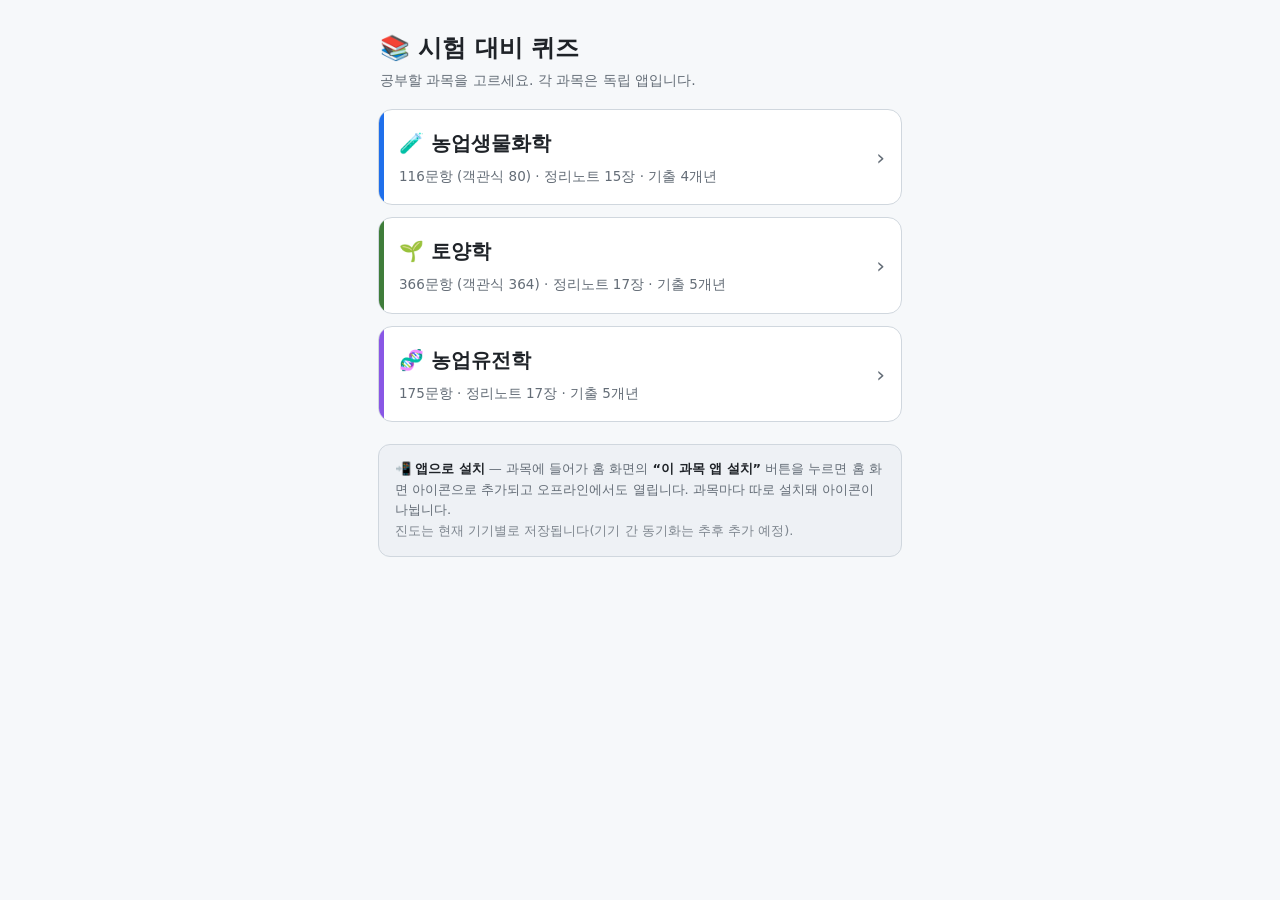
<file: index.html>
<!DOCTYPE html>
<html lang="ko">
<head>
<meta charset="utf-8">
<meta name="viewport" content="width=device-width, initial-scale=1, viewport-fit=cover">
<meta name="theme-color" content="#0d1117">
<title>시험 대비 — 과목 선택</title>
<link rel="stylesheet" href="style.css">
<style>
/* 런처 전용 (이 페이지는 app.js 없이 독립 동작) */
.launch{max-width:560px;margin:0 auto;padding:22px 18px 120px}
.launch h1{font-size:24px;font-weight:800;margin:8px 2px 4px}
.launch .lead{color:var(--muted);font-size:14px;margin:0 2px 18px}
.subjcard{display:block;text-decoration:none;color:var(--text);position:relative;
  background:var(--panel);border:1px solid var(--border);border-radius:var(--radius);
  padding:18px 18px 18px 20px;margin:12px 0;overflow:hidden;transition:transform .08s}
.subjcard:active{transform:scale(.99)}
.subjcard::before{content:"";position:absolute;left:0;top:0;bottom:0;width:5px;background:var(--c)}
.subjcard .name{font-size:20px;font-weight:800;display:flex;align-items:center;gap:9px}
.subjcard .meta{color:var(--muted);font-size:13.5px;margin-top:8px}
.subjcard .go{position:absolute;right:16px;top:50%;transform:translateY(-50%);
  color:var(--muted);font-size:22px}
.tipbox{background:var(--panel2);border:1px solid var(--border);border-radius:12px;
  padding:14px 16px;margin-top:22px;color:var(--muted);font-size:13px;line-height:1.6}
.tipbox b{color:var(--text)}
</style>
</head>
<body>
<div class="launch">
  <h1>📚 시험 대비 퀴즈</h1>
  <p class="lead">공부할 과목을 고르세요. 각 과목은 독립 앱입니다.</p>

  <a class="subjcard" href="agbio.html" style="--c:#1f6feb">
    <div class="name">🧪 농업생물화학</div>
    <div class="meta">116문항 (객관식 80) · 정리노트 15장 · 기출 4개년</div>
    <span class="go">›</span>
  </a>

  <a class="subjcard" href="soil.html" style="--c:#3f7d3a">
    <div class="name">🌱 토양학</div>
    <div class="meta">366문항 (객관식 364) · 정리노트 17장 · 기출 5개년</div>
    <span class="go">›</span>
  </a>

  <a class="subjcard" href="gen.html" style="--c:#8957e5">
    <div class="name">🧬 농업유전학</div>
    <div class="meta">175문항 · 정리노트 17장 · 기출 5개년</div>
    <span class="go">›</span>
  </a>

  <div class="tipbox">
    📲 <b>앱으로 설치</b> — 과목에 들어가 홈 화면의 <b>“이 과목 앱 설치”</b> 버튼을 누르면
    홈 화면 아이콘으로 추가되고 오프라인에서도 열립니다. 과목마다 따로 설치돼 아이콘이 나뉩니다.
    <br><span style="opacity:.8">진도는 현재 기기별로 저장됩니다(기기 간 동기화는 추후 추가 예정).</span>
  </div>
</div>
</body>
</html>
</file>
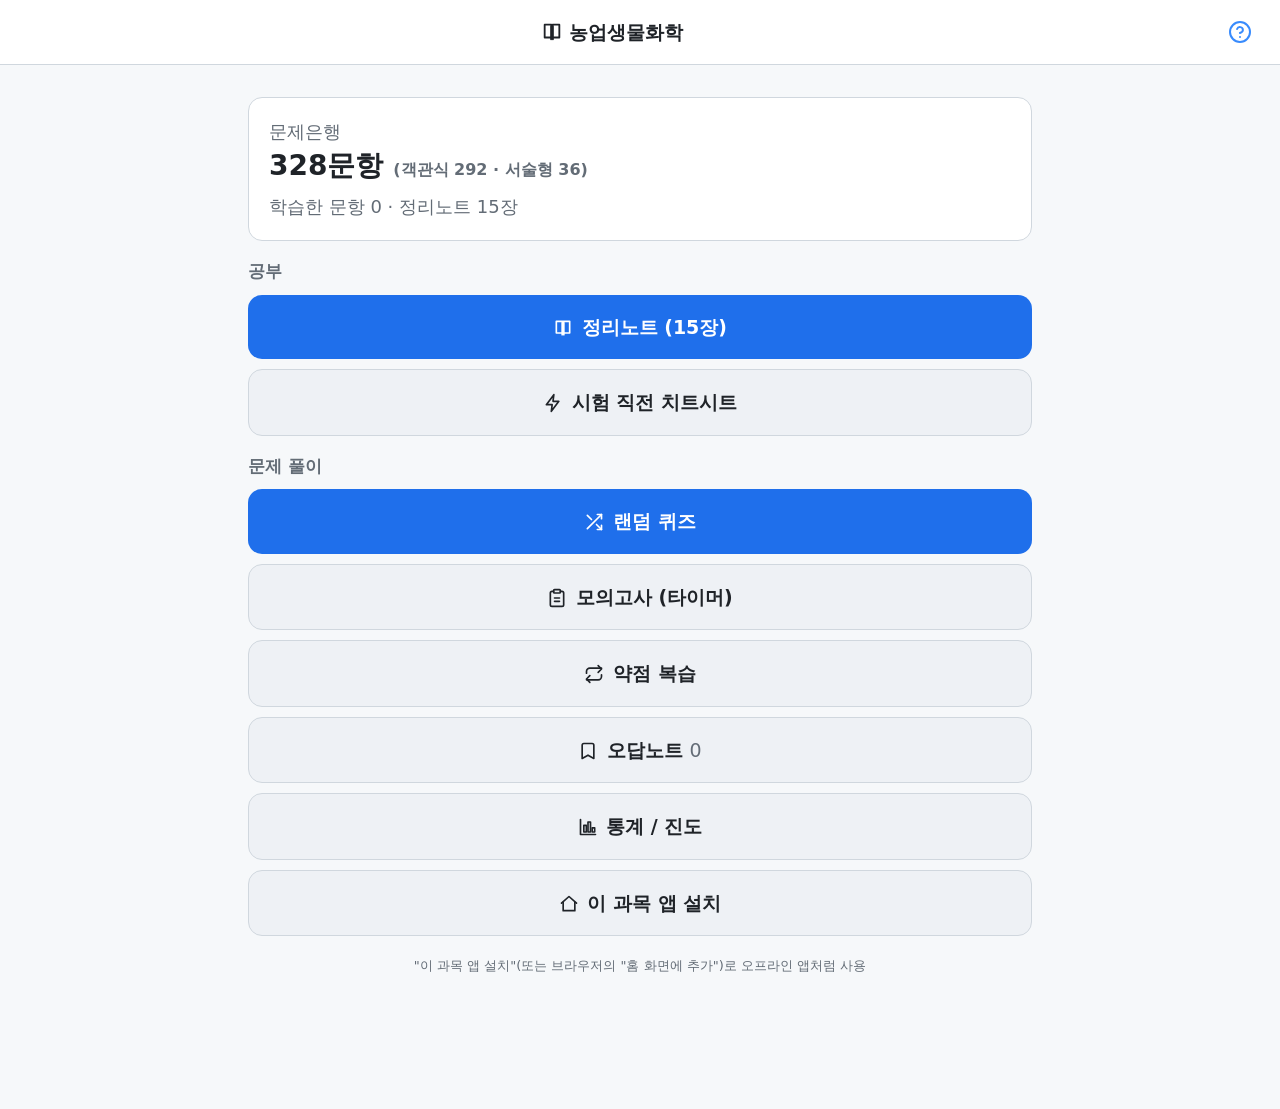
<file: agbio.html>
<!DOCTYPE html>
<html lang="ko">
<head>
<meta charset="utf-8">
<meta name="viewport" content="width=device-width, initial-scale=1, viewport-fit=cover">
<meta name="theme-color" content="#1f6feb">
<title>농업생물화학 퀴즈</title>
<link rel="manifest" href="manifest-agbio.webmanifest">
<link rel="stylesheet" href="style.css">
</head>
<body>
<header id="topbar">
  <button id="homeBtn" class="ghost" hidden>← 홈</button>
  <div id="title">🧪 농업생물화학</div>
  <div id="timer" hidden>00:00</div>
  <button id="helpBtn" class="ghost" title="필수 용어">?</button>
</header>

<main id="app"></main>

<!-- 이 페이지는 농업생물화학 전용 PWA(독립 앱). 런처(index.html)로의 링크는 두지 않는다 -->
<script src="data/농업생물화학.js"></script>
<script src="app.js"></script>
<script>
if ('serviceWorker' in navigator && location.protocol.startsWith('http')) {
  navigator.serviceWorker.register('sw.js').catch(()=>{});
}
</script>
</body>
</html>
</file>
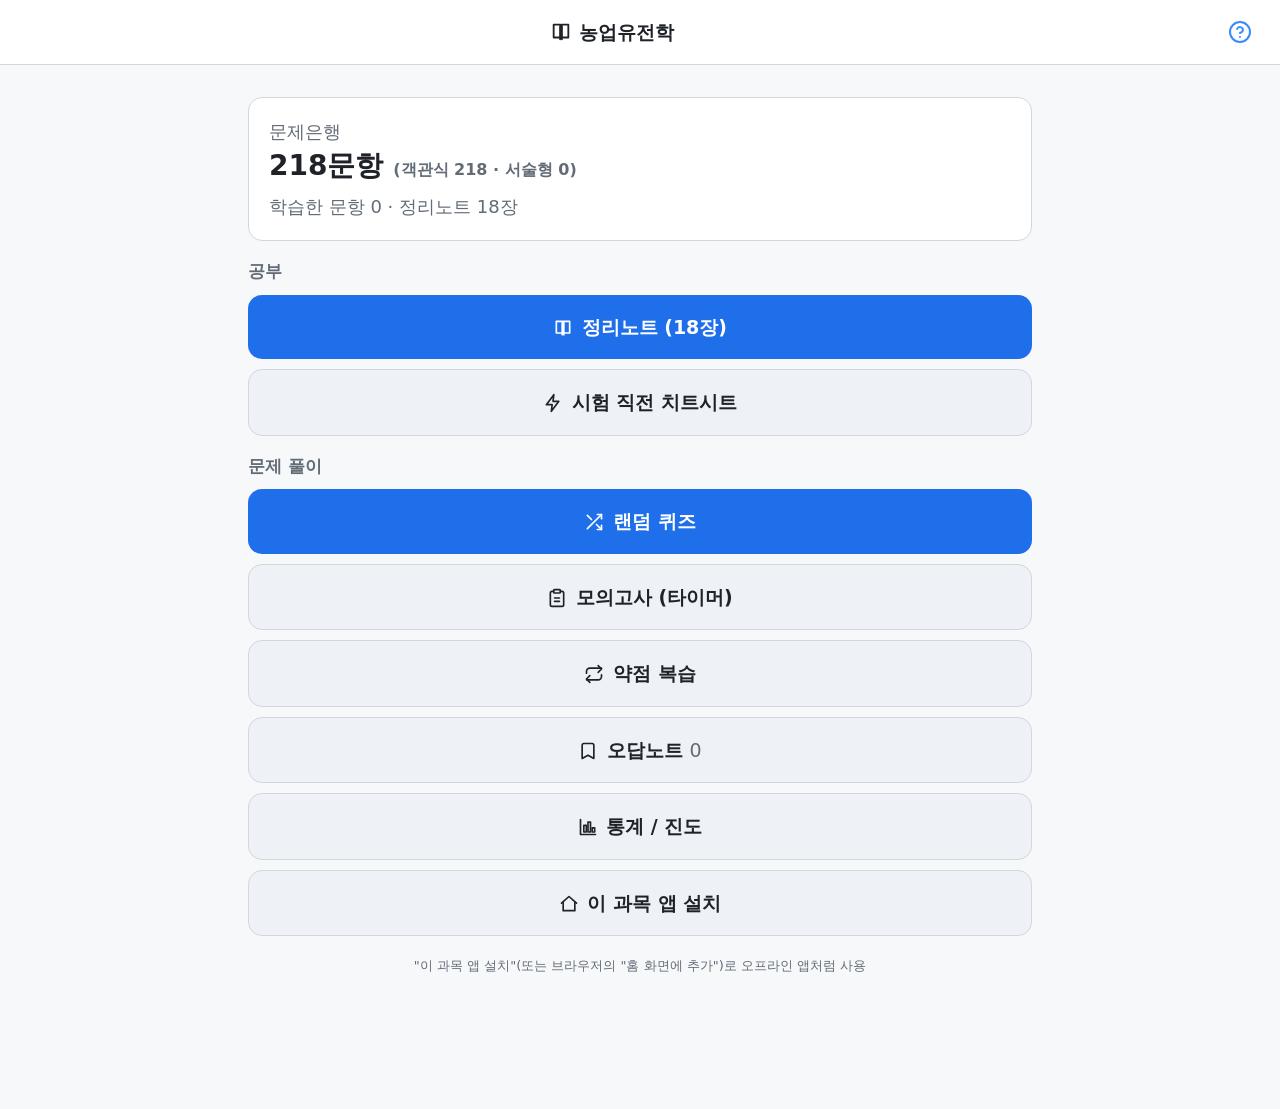
<file: gen.html>
<!DOCTYPE html>
<html lang="ko">
<head>
<meta charset="utf-8">
<meta name="viewport" content="width=device-width, initial-scale=1, viewport-fit=cover">
<meta name="theme-color" content="#8957e5">
<title>농업유전학 퀴즈</title>
<link rel="manifest" href="manifest-gen.webmanifest">
<link rel="stylesheet" href="style.css">
</head>
<body>
<header id="topbar">
  <button id="homeBtn" class="ghost" hidden>← 홈</button>
  <div id="title">🧬 농업유전학</div>
  <div id="timer" hidden>00:00</div>
  <button id="helpBtn" class="ghost" title="필수 용어">?</button>
</header>

<main id="app"></main>

<!-- 이 페이지는 농업유전학 전용 PWA(독립 앱). 런처(index.html)로의 링크는 두지 않는다 -->
<script src="data/농업유전학.js"></script>
<script src="app.js"></script>
<script>
if ('serviceWorker' in navigator && location.protocol.startsWith('http')) {
  navigator.serviceWorker.register('sw.js').catch(()=>{});
}
</script>
</body>
</html>
</file>
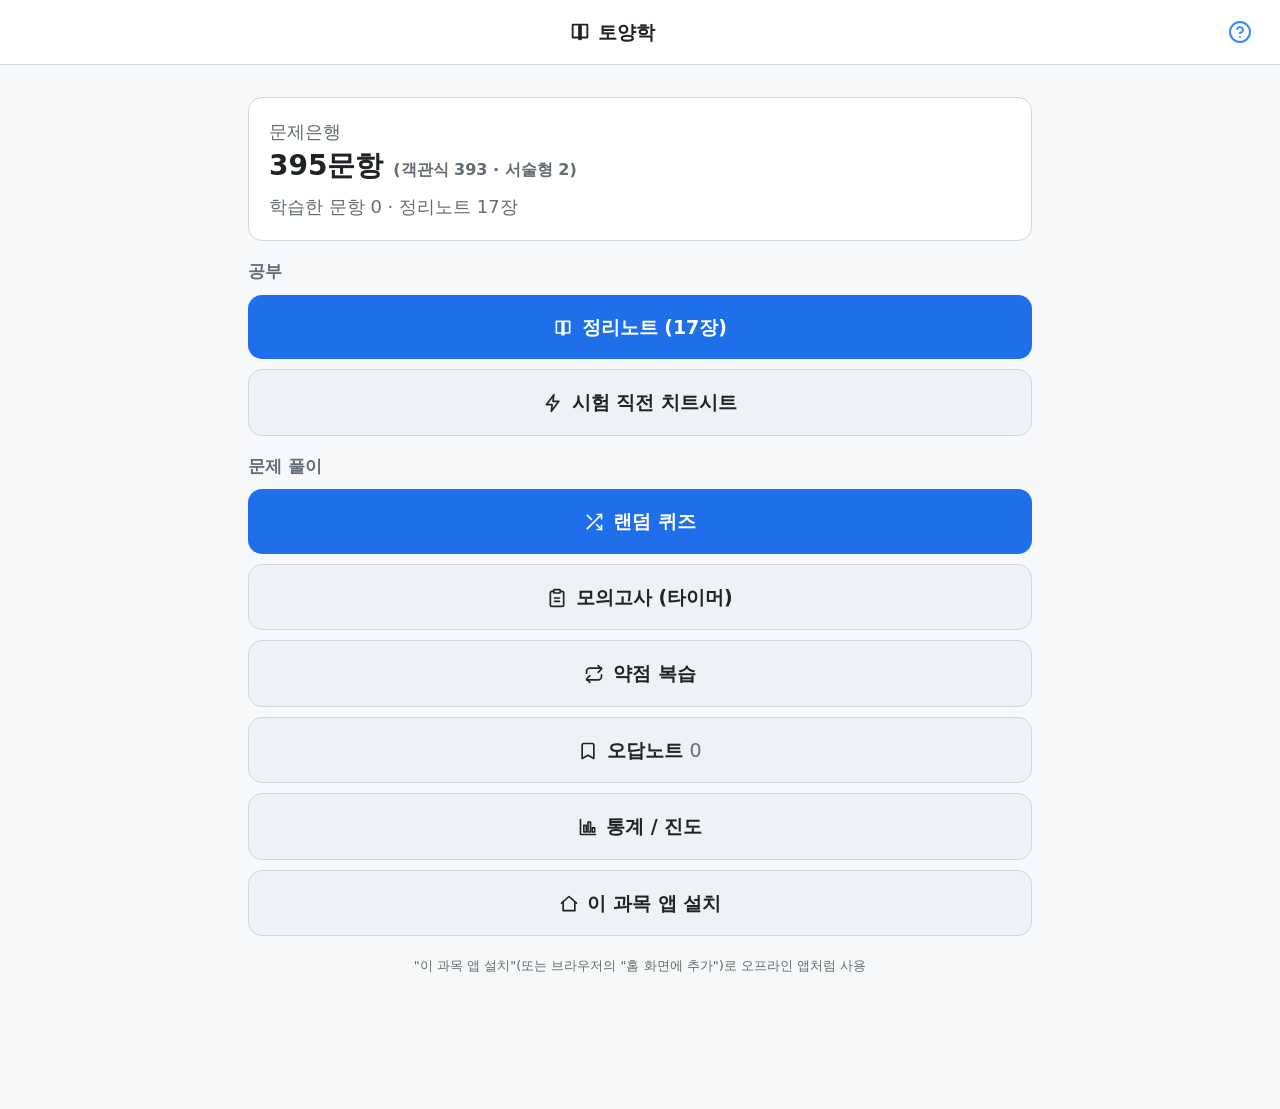
<file: soil.html>
<!DOCTYPE html>
<html lang="ko">
<head>
<meta charset="utf-8">
<meta name="viewport" content="width=device-width, initial-scale=1, viewport-fit=cover">
<meta name="theme-color" content="#3f7d3a">
<title>토양학 퀴즈</title>
<link rel="manifest" href="manifest-soil.webmanifest">
<link rel="stylesheet" href="style.css">
</head>
<body>
<header id="topbar">
  <button id="homeBtn" class="ghost" hidden>← 홈</button>
  <div id="title">🌱 토양학</div>
  <div id="timer" hidden>00:00</div>
  <button id="helpBtn" class="ghost" title="필수 용어">?</button>
</header>

<main id="app"></main>

<!-- 이 페이지는 토양학 전용 PWA(독립 앱). 런처(index.html)로의 링크는 두지 않는다 -->
<script src="data/토양학.js"></script>
<script src="app.js"></script>
<script>
if ('serviceWorker' in navigator && location.protocol.startsWith('http')) {
  navigator.serviceWorker.register('sw.js').catch(()=>{});
}
</script>
</body>
</html>
</file>
<file: style.css>
:root{
  --bg:#0d1117; --panel:#161b22; --panel2:#1c2230; --border:#30363d;
  --text:#e6edf3; --muted:#9aa7b4; --accent:#1f6feb; --accent2:#388bfd;
  --ok:#2ea043; --okbg:#0f2417; --bad:#f85149; --badbg:#2a1314; --warn:#d29922;
  --radius:14px;
}
@media (prefers-color-scheme: light){
  :root{--bg:#f6f8fa;--panel:#fff;--panel2:#eef1f5;--border:#d0d7de;--text:#1f2328;--muted:#636c76;--okbg:#e6f6ea;--badbg:#ffeef0;}
}
*{box-sizing:border-box;-webkit-tap-highlight-color:transparent}
html,body{margin:0;background:var(--bg);color:var(--text);
  font-family:-apple-system,BlinkMacSystemFont,"Apple SD Gothic Neo","Noto Sans KR",system-ui,sans-serif;
  font-size:18px;line-height:1.5}
#topbar{position:sticky;top:0;z-index:10;display:flex;align-items:center;gap:12px;
  padding:14px 18px;padding-top:max(14px,env(safe-area-inset-top));
  background:var(--panel);border-bottom:1px solid var(--border)}
#title{font-weight:700;font-size:19px;flex:1;text-align:center}
#timer{font-variant-numeric:tabular-nums;font-weight:700;color:var(--warn);font-size:20px}
#app{max-width:820px;margin:0 auto;padding:18px;padding-bottom:120px}

button{font:inherit;cursor:pointer;border:none;border-radius:var(--radius)}
.ghost{background:transparent;color:var(--accent2);padding:8px 10px;font-weight:600}
.btn{display:block;width:100%;background:var(--accent);color:#fff;padding:18px;
  font-size:19px;font-weight:700;margin:10px 0}
.btn.sec{background:var(--panel2);color:var(--text);border:1px solid var(--border)}
.btn:active{transform:scale(.99)}

.card{background:var(--panel);border:1px solid var(--border);border-radius:var(--radius);
  padding:20px;margin:14px 0}
.muted{color:var(--muted)}
.row{display:flex;gap:10px;flex-wrap:wrap}
.pill{padding:6px 12px;border-radius:999px;border:1px solid var(--border);
  background:var(--panel2);font-size:14px;color:var(--muted)}

/* 챕터 선택 그리드 */
.chip-grid{display:grid;grid-template-columns:repeat(auto-fill,minmax(150px,1fr));gap:10px;margin:12px 0}
.chip{padding:13px 12px;border:1px solid var(--border);border-radius:12px;background:var(--panel2);
  color:var(--text);text-align:left;font-size:15px;display:flex;justify-content:space-between;align-items:center}
.chip.on{background:var(--accent);color:#fff;border-color:var(--accent)}
.chip small{opacity:.8;font-size:12px}

/* 설정 */
.seg{display:flex;gap:8px;flex-wrap:wrap;margin:8px 0 16px}
.seg button{flex:1;min-width:70px;padding:12px;border:1px solid var(--border);background:var(--panel2);color:var(--text);font-weight:600}
.seg button.on{background:var(--accent);color:#fff;border-color:var(--accent)}

/* 문제 */
.qmeta{display:flex;justify-content:space-between;align-items:center;margin-bottom:6px}
.qnum{font-weight:700;color:var(--accent2)}
.qsrc{font-size:13px;color:var(--muted)}
.qtext{font-size:21px;font-weight:600;margin:6px 0 18px;line-height:1.55}
.opt{display:flex;gap:12px;align-items:flex-start;width:100%;text-align:left;
  background:var(--panel2);border:1px solid var(--border);color:var(--text);
  padding:16px;margin:9px 0;font-size:17px}
.opt .num{font-weight:700;color:var(--muted);flex-shrink:0}
.opt.sel{border-color:var(--accent);background:var(--panel2)}
.opt.correct{background:var(--okbg);border-color:var(--ok)}
.opt.wrong{background:var(--badbg);border-color:var(--bad)}
.opt:disabled{cursor:default;opacity:1}
.expl{background:var(--panel2);border-left:4px solid var(--accent);padding:14px 16px;
  border-radius:8px;margin-top:14px;font-size:16px;color:var(--text)}
.expl.short{border-color:var(--warn)}

/* 하단 고정 바 */
.fixedbar{position:fixed;left:0;right:0;bottom:0;background:var(--panel);
  border-top:1px solid var(--border);padding:12px 18px;
  padding-bottom:max(12px,env(safe-area-inset-bottom));
  display:flex;gap:10px;align-items:center;max-width:820px;margin:0 auto}
.fixedbar .btn{margin:0;flex:1}
.progress{flex:1;height:8px;background:var(--panel2);border-radius:99px;overflow:hidden}
.progress>i{display:block;height:100%;background:var(--accent);width:0}

/* 결과 */
.score{font-size:48px;font-weight:800;text-align:center;margin:6px 0}
.score small{font-size:20px;color:var(--muted);font-weight:600}
.bar{display:flex;align-items:center;gap:10px;margin:7px 0}
.bar .lbl{width:120px;font-size:14px}
.bar .track{flex:1;height:14px;background:var(--panel2);border-radius:99px;overflow:hidden}
.bar .track>i{display:block;height:100%}
.grade-good{color:var(--ok)} .grade-bad{color:var(--bad)}

/* OMR 그리드(모의고사 네비) */
.omr{display:grid;grid-template-columns:repeat(auto-fill,minmax(44px,1fr));gap:7px;margin:10px 0}
.omr button{aspect-ratio:1;border:1px solid var(--border);background:var(--panel2);color:var(--muted);font-size:14px;font-weight:600;border-radius:10px}
.omr button.done{background:var(--accent);color:#fff;border-color:var(--accent)}
.omr button.cur{outline:3px solid var(--warn)}
h2{font-size:22px;margin:4px 0 10px}
h3{font-size:17px;margin:18px 0 6px;color:var(--muted)}
a{color:var(--accent2)}

/* 정리노트/치트시트 마크다운 본문 */
.mdbody{font-size:16px;line-height:1.65;overflow-wrap:break-word}
.mdbody h1{font-size:23px;margin:2px 0 12px;border-bottom:2px solid var(--border);padding-bottom:8px}
.mdbody h2{font-size:20px;margin:22px 0 8px;color:var(--accent2)}
.mdbody h3{font-size:17px;margin:16px 0 6px;color:var(--text)}
.mdbody p{margin:8px 0}
.mdbody ul,.mdbody ol{margin:8px 0;padding-left:22px}
.mdbody li{margin:4px 0}
.mdbody strong{color:var(--text);font-weight:700}
.mdbody code{background:var(--panel2);padding:2px 6px;border-radius:6px;font-size:14px}
.mdbody blockquote{margin:10px 0;padding:10px 14px;background:var(--panel2);
  border-left:4px solid var(--warn);border-radius:8px;color:var(--text)}
.mdbody blockquote p{margin:4px 0}
.mdbody a[href^="#note:"]{color:var(--accent2);text-decoration:underline;cursor:pointer}
.mdbody table{border-collapse:collapse;width:100%;margin:12px 0;font-size:14px;display:block;overflow-x:auto}
.mdbody th,.mdbody td{border:1px solid var(--border);padding:8px 10px;text-align:left;vertical-align:top}
.mdbody th{background:var(--panel2);font-weight:700;white-space:nowrap}
.mdbody hr{border:none;border-top:1px solid var(--border);margin:18px 0}

/* 아이콘 */
.ic{vertical-align:-4px;flex-shrink:0}
.btn .ic{vertical-align:-4px;margin-right:2px}
#topbar .ic{vertical-align:-4px}

/* 가리기(능동 회상) 모드: 굵은 핵심어를 가렸다가 탭하면 보임 */
.mdbody.mask strong{background:var(--muted);color:transparent;border-radius:5px;
  cursor:pointer;padding:0 3px;transition:background .12s, color .12s;user-select:none}
.mdbody.mask strong::selection{background:transparent}
.mdbody.mask strong.show{background:rgba(127,127,127,.14);color:var(--text)}

/* 도움말(용어) 모달 */
#helpBtn{font-size:20px;font-weight:700;padding:6px 10px;line-height:1}
.modal{position:fixed;inset:0;background:rgba(0,0,0,.55);z-index:50;display:flex;
  align-items:flex-start;justify-content:center;padding:20px;overflow:auto}
.modal-box{background:var(--panel);border:1px solid var(--border);border-radius:var(--radius);
  max-width:780px;width:100%;margin:auto;padding:20px;position:relative}
.modal-x{position:absolute;top:10px;right:10px;background:var(--panel2);color:var(--text);
  border:1px solid var(--border);border-radius:10px;padding:6px}
.seg #exrow button small,.seg button small{display:block}

/* 빈칸(단답) 입력 모드 */
.blankrow{display:flex;gap:10px;margin-bottom:10px}
.blankin{flex:1;min-width:0;background:var(--panel2);color:var(--text);
  border:1.5px solid var(--border);border-radius:12px;padding:16px;font-size:18px;outline:none}
.blankin:focus{border-color:var(--accent)}
.blankin:disabled{opacity:.8}
.blankrow .btn{margin:0}

/* 과목 간 이동 링크(과목별 PWA) */
.subjnav{text-align:center;padding:16px 0 30px}
.subjnav a{display:inline-block;color:var(--muted);font-size:13px;text-decoration:none;
  border:1px solid var(--border);padding:8px 16px;border-radius:20px;background:var(--panel)}
.subjnav a:active{background:var(--panel2)}

/* 시각 암기(인라인 SVG 다이어그램) */
.mdbody svg{display:block;width:100%;max-width:460px;height:auto;margin:12px auto;
  background:var(--panel2);border:1px solid var(--border);border-radius:12px;padding:6px}
.mdbody svg text{font-family:-apple-system,sans-serif}
</file>
